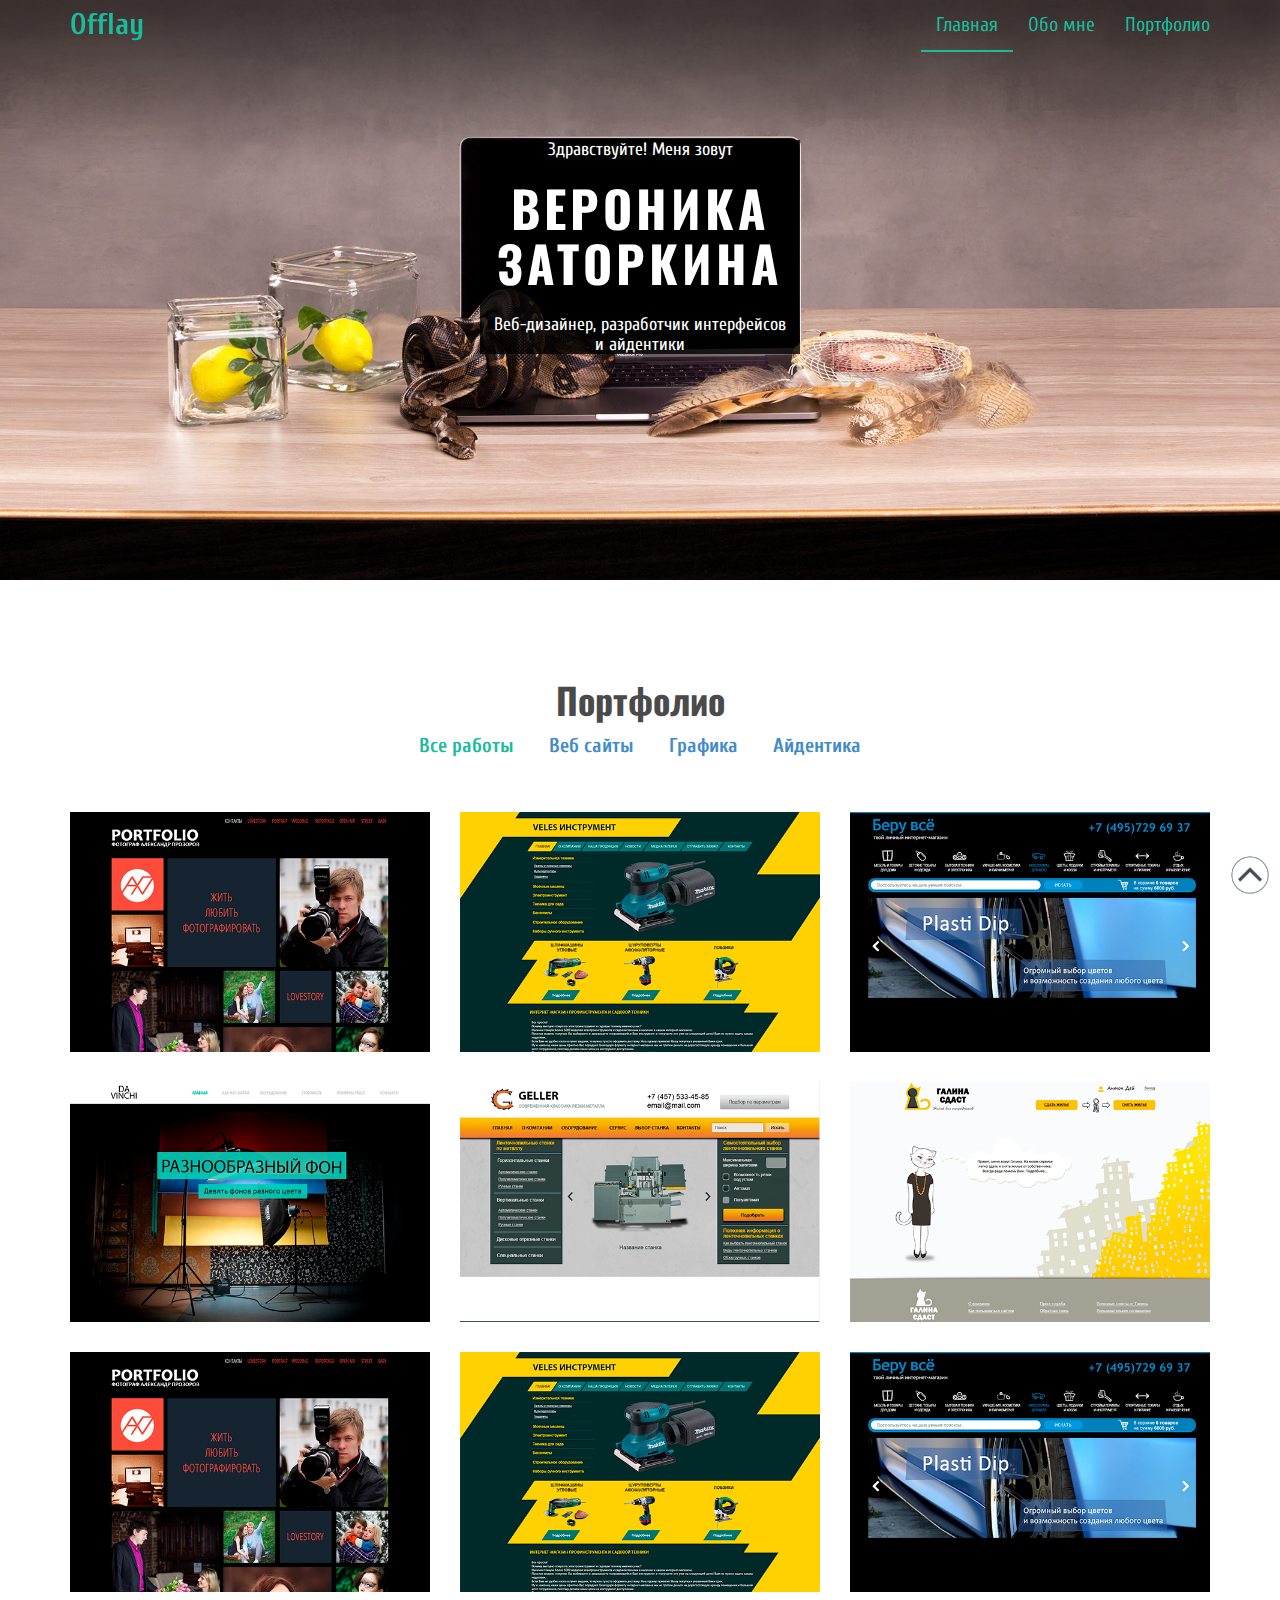
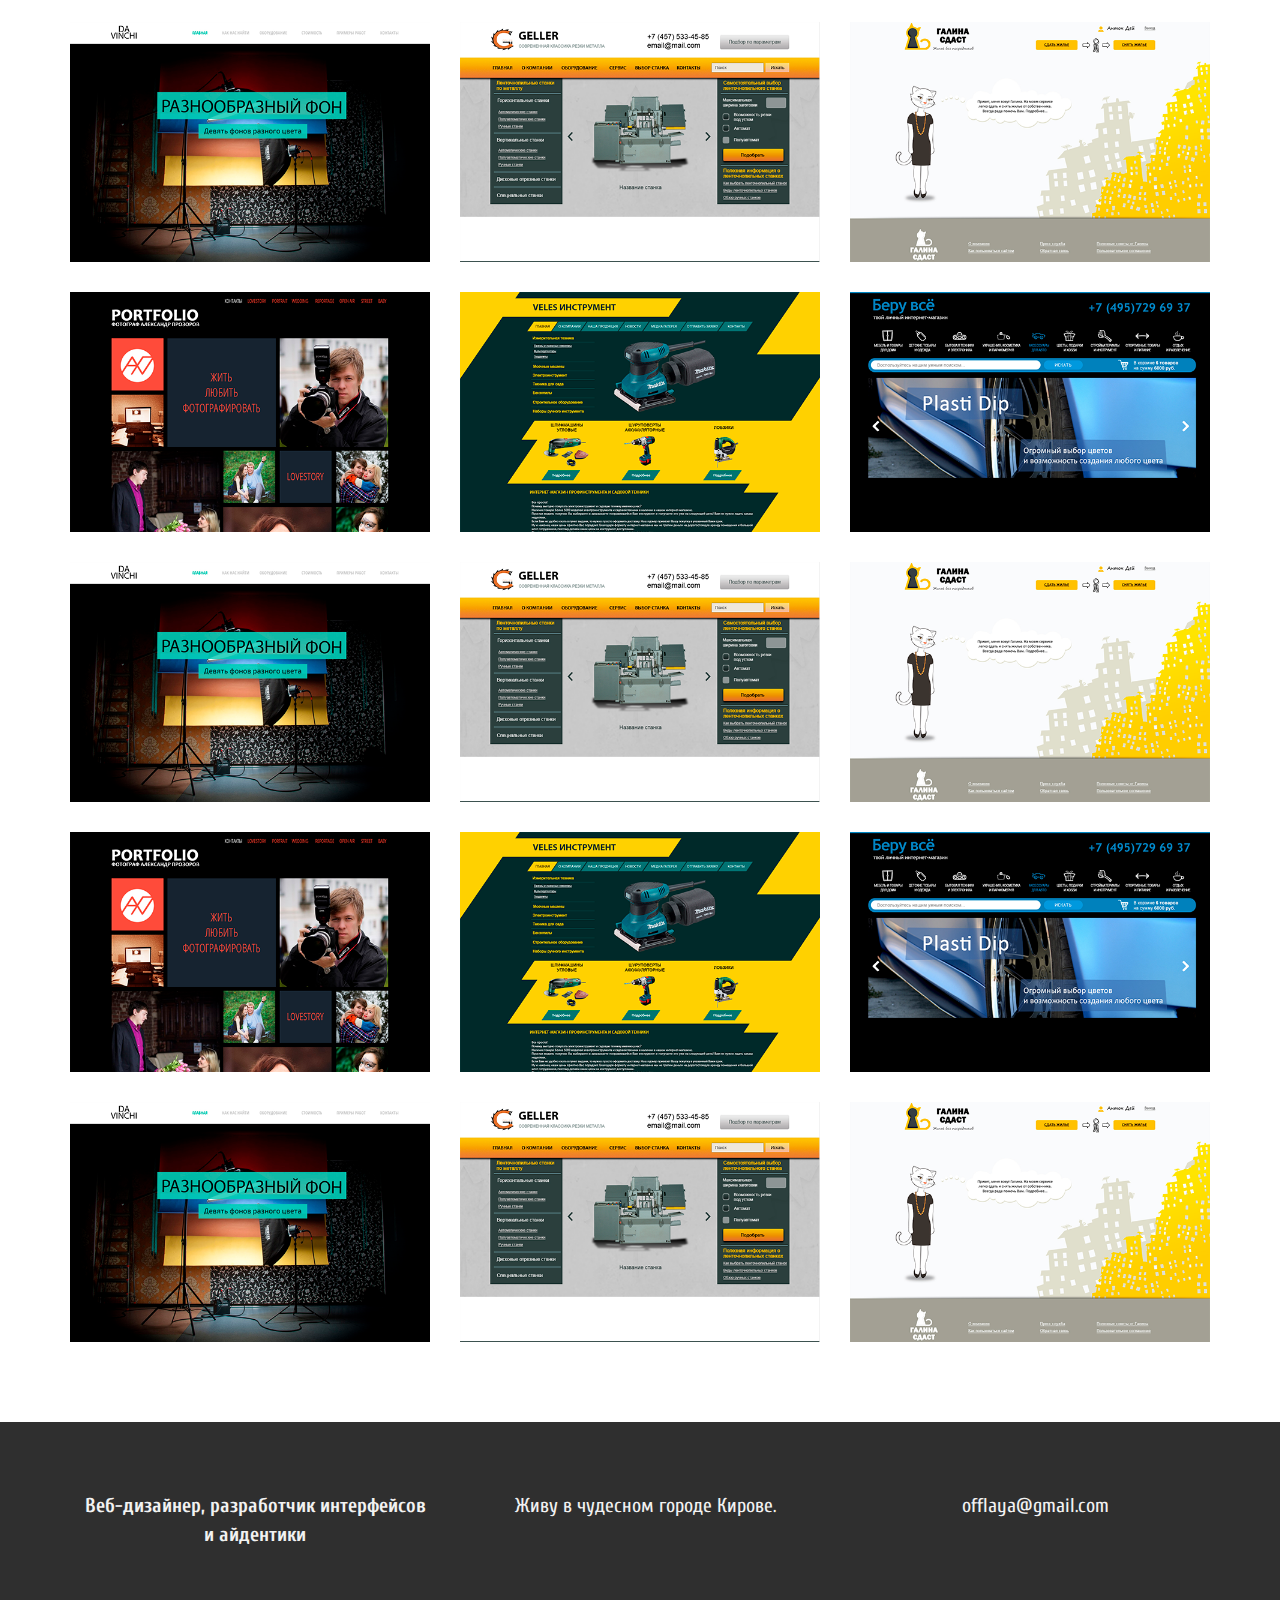
<file: index.html>
<!DOCTYPE html>
<html lang="ru">
  <head>
    <meta charset="utf-8">
    <meta http-equiv="X-UA-Compatible" content="IE=edge">
    <meta name="viewport" content="width=device-width, initial-scale=1">
    <meta name="description" content="">
    <meta name="author" content="">
    <link rel="shortcut icon" href="assets/ico/favicon.ico">

    <title>Вероника Заторкина. Портфолио.</title>

    <!-- Bootstrap core CSS -->
    <link href="assets/css/bootstrap.css" rel="stylesheet">

    <!-- Custom styles for this template -->
    <link href="assets/css/style.css" rel="stylesheet">
    <link href="assets/css/font-awesome.min.css" rel="stylesheet">

    <!-- Just for debugging purposes. Don't actually copy this line! -->
    <!--[if lt IE 9]><script src="../../assets/js/ie8-responsive-file-warning.js"></script><![endif]-->

    <!-- HTML5 shim and Respond.js IE8 support of HTML5 elements and media queries -->
    <!--[if lt IE 9]>
      <script src="https://oss.maxcdn.com/libs/html5shiv/3.7.0/html5shiv.js"></script>
      <script src="https://oss.maxcdn.com/libs/respond.js/1.4.2/respond.min.js"></script>
    <![endif]-->
  </head>

  <body>

    <!-- Static navbar -->
    <div class="navbar navbar-default navbar-fixed-top" role="navigation">
      <div class="container">
        <div class="navbar-header">
          <button type="button" class="navbar-toggle" data-toggle="collapse" data-target=".navbar-collapse">
            <span class="sr-only">Навигация</span>
            <span class="icon-bar"></span>
            <span class="icon-bar"></span>
            <span class="icon-bar"></span>
          </button>
          <a class="navbar-brand" href="index.html">Offlay</a>
        </div>
        <div class="navbar-collapse collapse">
          <ul class="nav navbar-nav navbar-right">
            <li class="active"><a href="index.html">Главная</a></li>
            <li><a href="about.html">Обо мне</a></li>
            <li><a href="#works">Портфолио</a></li>
          </ul>
        </div>
      </div>
    </div>


	<div id="headerwrap">
	    <div class="container">
			<div class="row">
				<div class="col-lg-6 col-lg-offset-3">
            <div class="blackbg">
					     <h4>Здравствуйте! Меня зовут</h4>
					     <h1>ВЕРОНИКА <br> ЗАТОРКИНА</h1>
					     <h4>Веб-дизайнер, разработчик интерфейсов <br> и айдентики</h4>
            </div>
				</div>
			</div><! --/row -->
	    </div> <!-- /container -->
	</div><! --/headerwrap -->

	<section id="works"></section>
	<div class="container">
		<div class="row centered mt mb">
			<h1>Портфолио</h1>

  <nav class="sort">
    <ul class="menu">
      <li class="selected" id="all"><a href="#works">Все работы</a></li>
      <li id="web"><a href="#works">Веб сайты</a></li>
      <li id="graphic"><a href="#works">Графика</a></li>
      <li id="aidentic"><a href="#works">Айдентика</a></li></ul>
  </nav>


			<div  class="col-lg-4 col-md-4 col-sm-4 gallery web aidentic">
				<a data-tags="Web Design,Print Design" href="work.html"><img src="assets/img/portfolio/folio01.png" class="img-responsive"></a>
			</div>
			<div  class="col-lg-4 col-md-4 col-sm-4 gallery web">
				<a href="work.html"><img src="assets/img/portfolio/folio02.png" class="img-responsive"></a>
			</div>
			<div  class="col-lg-4 col-md-4 col-sm-4 gallery graphic">
				<a href="work.html"><img src="assets/img/portfolio/folio03.png" class="img-responsive"></a>
			</div>
			<div class="col-lg-4 col-md-4 col-sm-4 gallery graphic">
				<a href="work.html"><img src="assets/img/portfolio/folio04.png" class="img-responsive"></a>
			</div>
			<div class="col-lg-4 col-md-4 col-sm-4 gallery aidentic">
				<a href="work.html"><img src="assets/img/portfolio/folio05.png" class="img-responsive"></a>
			</div>
			<div class="col-lg-4 col-md-4 col-sm-4 gallery aidentic" data-tags="Print Design">
				<a href="work.html"><img src="assets/img/portfolio/folio06.png" class="img-responsive"></a>
			</div>
      <div  class="col-lg-4 col-md-4 col-sm-4 gallery web aidentic">
				<a data-tags="Web Design,Print Design" href="work.html"><img src="assets/img/portfolio/folio01.png" class="img-responsive"></a>
			</div>
			<div  class="col-lg-4 col-md-4 col-sm-4 gallery web">
				<a href="work.html"><img src="assets/img/portfolio/folio02.png" class="img-responsive"></a>
			</div>
			<div  class="col-lg-4 col-md-4 col-sm-4 gallery graphic">
				<a href="work.html"><img src="assets/img/portfolio/folio03.png" class="img-responsive"></a>
			</div>
			<div class="col-lg-4 col-md-4 col-sm-4 gallery graphic">
				<a href="work.html"><img src="assets/img/portfolio/folio04.png" class="img-responsive"></a>
			</div>
			<div class="col-lg-4 col-md-4 col-sm-4 gallery aidentic">
				<a href="work.html"><img src="assets/img/portfolio/folio05.png" class="img-responsive"></a>
			</div>
			<div class="col-lg-4 col-md-4 col-sm-4 gallery aidentic" data-tags="Print Design">
				<a href="work.html"><img src="assets/img/portfolio/folio06.png" class="img-responsive"></a>
			</div>
      <div  class="col-lg-4 col-md-4 col-sm-4 gallery web aidentic">
				<a data-tags="Web Design,Print Design" href="work.html"><img src="assets/img/portfolio/folio01.png" class="img-responsive"></a>
			</div>
			<div  class="col-lg-4 col-md-4 col-sm-4 gallery web">
				<a href="work.html"><img src="assets/img/portfolio/folio02.png" class="img-responsive"></a>
			</div>
			<div  class="col-lg-4 col-md-4 col-sm-4 gallery graphic">
				<a href="work.html"><img src="assets/img/portfolio/folio03.png" class="img-responsive"></a>
			</div>
			<div class="col-lg-4 col-md-4 col-sm-4 gallery graphic">
				<a href="work.html"><img src="assets/img/portfolio/folio04.png" class="img-responsive"></a>
			</div>
			<div class="col-lg-4 col-md-4 col-sm-4 gallery aidentic">
				<a href="work.html"><img src="assets/img/portfolio/folio05.png" class="img-responsive"></a>
			</div>
			<div class="col-lg-4 col-md-4 col-sm-4 gallery aidentic" data-tags="Print Design">
				<a href="work.html"><img src="assets/img/portfolio/folio06.png" class="img-responsive"></a>
			</div>
      <div  class="col-lg-4 col-md-4 col-sm-4 gallery web aidentic">
				<a data-tags="Web Design,Print Design" href="work.html"><img src="assets/img/portfolio/folio01.png" class="img-responsive"></a>
			</div>
			<div  class="col-lg-4 col-md-4 col-sm-4 gallery web">
				<a href="work.html"><img src="assets/img/portfolio/folio02.png" class="img-responsive"></a>
			</div>
			<div  class="col-lg-4 col-md-4 col-sm-4 gallery graphic">
				<a href="work.html"><img src="assets/img/portfolio/folio03.png" class="img-responsive"></a>
			</div>
			<div class="col-lg-4 col-md-4 col-sm-4 gallery graphic">
				<a href="work.html"><img src="assets/img/portfolio/folio04.png" class="img-responsive"></a>
			</div>
			<div class="col-lg-4 col-md-4 col-sm-4 gallery aidentic">
				<a href="work.html"><img src="assets/img/portfolio/folio05.png" class="img-responsive"></a>
			</div>
			<div class="col-lg-4 col-md-4 col-sm-4 gallery aidentic" data-tags="Print Design">
				<a href="work.html"><img src="assets/img/portfolio/folio06.png" class="img-responsive"></a>
			</div>
		</div><! --/row -->
	</div><! --/container -->

	<!-- <div id="social">
		<div class="container">
			<div class="row centered">
				<div class="col-lg-2">
					<a href="#"><i class="fa fa-dribbble"></i></a>
				</div>
				<div class="col-lg-2">
					<a href="#"><i class="fa fa-facebook"></i></a>
				</div>
				<div class="col-lg-2">
					<a href="#"><i class="fa fa-twitter"></i></a>
				</div>
				<div class="col-lg-2">
					<a href="#"><i class="fa fa-linkedin"></i></a>
				</div>
				<div class="col-lg-2">
					<a href="#"><i class="fa fa-instagram"></i></a>
				</div>
				<div class="col-lg-2">
					<a href="#"><i class="fa fa-tumblr"></i></a>
				</div>

			</div>
		</div>
	</div> -->

	<div id="footerwrap">
		<div class="container">
			<div class="row centered">
				<div class="col-lg-4">
					<p><b>Веб-дизайнер, разработчик интерфейсов и айдентики</b></p>
				</div>

				<div class="col-lg-4">
					<p>Живу в чудесном городе Кирове.</p>
				</div>
				<div class="col-lg-4">
					<p>offlaya@gmail.com</p>
				</div>
			</div>
		</div>
	</div><! --/footerwrap -->

  <div id="toTop">
  <img src="assets/img/totop.png" align="absmiddle" border="0" />
  </div>


    <!-- Bootstrap core JavaScript
    ================================================== -->
    <!-- Placed at the end of the document so the pages load faster -->
    <script src="https://ajax.googleapis.com/ajax/libs/jquery/1.11.0/jquery.min.js"></script>
    <script src="assets/js/bootstrap.min.js"></script>
    <script src="assets/js/sort.js" ></script>
    <script src="assets/js/totop.js" ></script>
    <script src="assets/js/navbar3.js" ></script>

  </body>
</html>
</file>
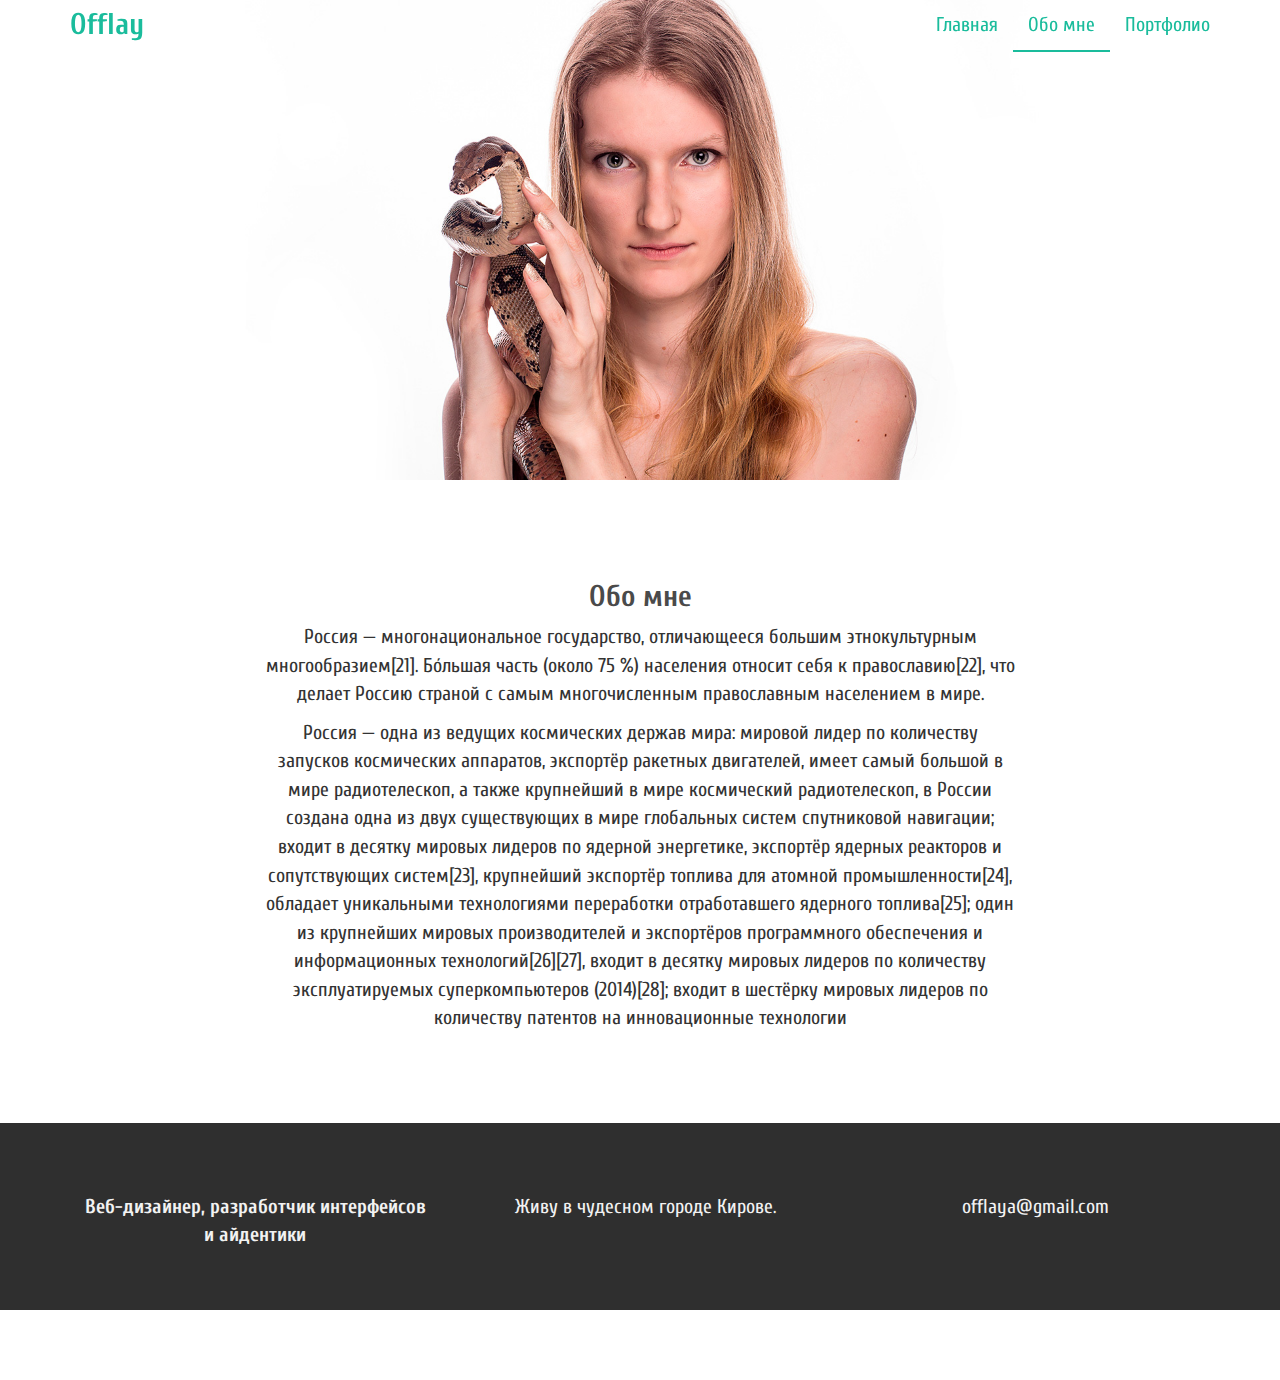
<file: about.html>
<!DOCTYPE html>
<html lang="ru">
  <head>
    <meta charset="utf-8">
    <meta http-equiv="X-UA-Compatible" content="IE=edge">
    <meta name="viewport" content="width=device-width, initial-scale=1">
    <meta name="description" content="">
    <meta name="author" content="">
    <link rel="shortcut icon" href="assets/ico/favicon.ico">

    <title>Вероника Заторкина. Портфолио.</title>

    <!-- Bootstrap core CSS -->
    <link href="assets/css/bootstrap.css" rel="stylesheet">

    <!-- Custom styles for this template -->
    <link href="assets/css/style.css" rel="stylesheet">
    <link href="assets/css/font-awesome.min.css" rel="stylesheet">

    <!-- Just for debugging purposes. Don't actually copy this line! -->
    <!--[if lt IE 9]><script src="../../assets/js/ie8-responsive-file-warning.js"></script><![endif]-->

    <!-- HTML5 shim and Respond.js IE8 support of HTML5 elements and media queries -->
    <!--[if lt IE 9]>
      <script src="https://oss.maxcdn.com/libs/html5shiv/3.7.0/html5shiv.js"></script>
      <script src="https://oss.maxcdn.com/libs/respond.js/1.4.2/respond.min.js"></script>
    <![endif]-->
  </head>

  <body>

    <!-- Static navbar -->
    <div class="navbar navbar-default navbar-fixed-top" role="navigation">
      <div class="container">
        <div class="navbar-header">
          <button type="button" class="navbar-toggle" data-toggle="collapse" data-target=".navbar-collapse">
            <span class="sr-only">Навигация</span>
            <span class="icon-bar"></span>
            <span class="icon-bar"></span>
            <span class="icon-bar"></span>
          </button>
          <a class="navbar-brand" href="index.html">Offlay</a>
        </div>
        <div class="navbar-collapse collapse">
          <ul class="nav navbar-nav navbar-right">
            <li><a href="index.html">Главная</a></li>
            <li class="active"><a href="about.html">Обо мне</a></li>
            <li><a href="index.html#works">Портфолио</a></li>
          </ul>
        </div>
      </div>
    </div>


	<div id="aboutwrap">
	    <div class="container">
			<div class="row">
				<div class="col-lg-6 col-lg-offset-3">
				</div>
			</div><! --/row -->
	    </div> <!-- /container -->
	</div><! --/aboutwrap -->

	<div class="container">
		<div class="row centered mt mb">
			<div class="col-lg-8 col-lg-offset-2">
				<h2>Обо мне</h2>
				<p>Россия — многонациональное государство, отличающееся большим этнокультурным многообразием[21]. Бо́льшая часть (около 75 %) населения относит себя к православию[22], что делает Россию страной с самым многочисленным православным населением в мире.</p>
				<p>Россия — одна из ведущих космических держав мира: мировой лидер по количеству запусков космических аппаратов, экспортёр ракетных двигателей, имеет самый большой в мире радиотелескоп, а также крупнейший в мире космический радиотелескоп, в России создана одна из двух существующих в мире глобальных систем спутниковой навигации; входит в десятку мировых лидеров по ядерной энергетике, экспортёр ядерных реакторов и сопутствующих систем[23], крупнейший экспортёр топлива для атомной промышленности[24], обладает уникальными технологиями переработки отработавшего ядерного топлива[25]; один из крупнейших мировых производителей и экспортёров программного обеспечения и информационных технологий[26][27], входит в десятку мировых лидеров по количеству эксплуатируемых суперкомпьютеров (2014)[28]; входит в шестёрку мировых лидеров по количеству патентов на инновационные технологии</p>
			</div>

		</div><! --/row -->
	</div><! --/container -->

	<!--<div id="social">
		<div class="container">
			<div class="row centered">
				<div class="col-lg-2">
					<a href="#"><i class="fa fa-dribbble"></i></a>
				</div>
				<div class="col-lg-2">
					<a href="#"><i class="fa fa-facebook"></i></a>
				</div>
				<div class="col-lg-2">
					<a href="#"><i class="fa fa-twitter"></i></a>
				</div>
				<div class="col-lg-2">
					<a href="#"><i class="fa fa-linkedin"></i></a>
				</div>
				<div class="col-lg-2">
					<a href="#"><i class="fa fa-instagram"></i></a>
				</div>
				<div class="col-lg-2">
					<a href="#"><i class="fa fa-tumblr"></i></a>
				</div>

			</div>
		</div>
	</div> -->

  <div id="footerwrap">
		<div class="container">
			<div class="row centered">
				<div class="col-lg-4">
					<p><b>Веб-дизайнер, разработчик интерфейсов и айдентики</b></p>
				</div>

				<div class="col-lg-4">
					<p>Живу в чудесном городе Кирове.</p>
				</div>
				<div class="col-lg-4">
					<p>offlaya@gmail.com</p>
				</div>
			</div>
		</div>
	</div><! --/footerwrap -->




    <!-- Bootstrap core JavaScript
    ================================================== -->
    <!-- Placed at the end of the document so the pages load faster -->
    <script src="https://ajax.googleapis.com/ajax/libs/jquery/1.11.0/jquery.min.js"></script>
    <script src="assets/js/bootstrap.min.js"></script>
    <script src="assets/js/totop.js" ></script>
    <script src="assets/js/navbar3.js" ></script>
  </body>
</html>
</file>
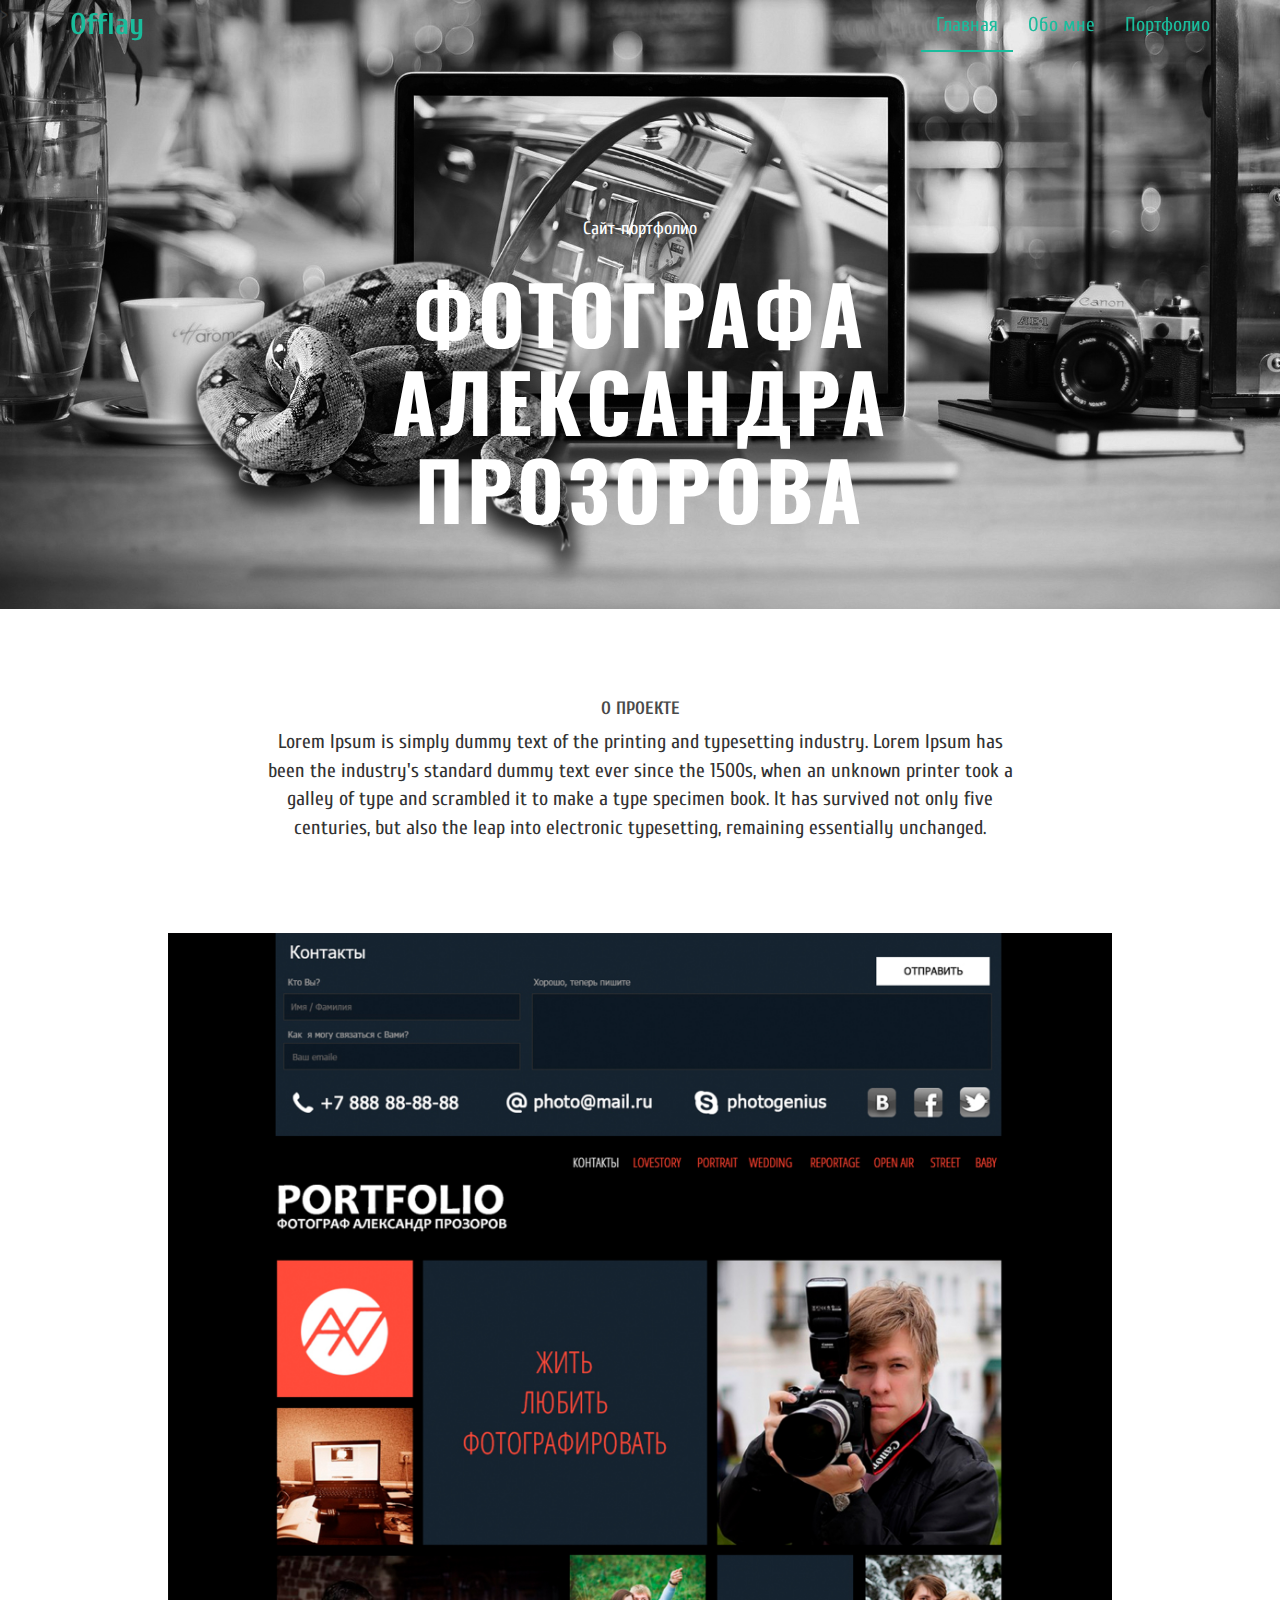
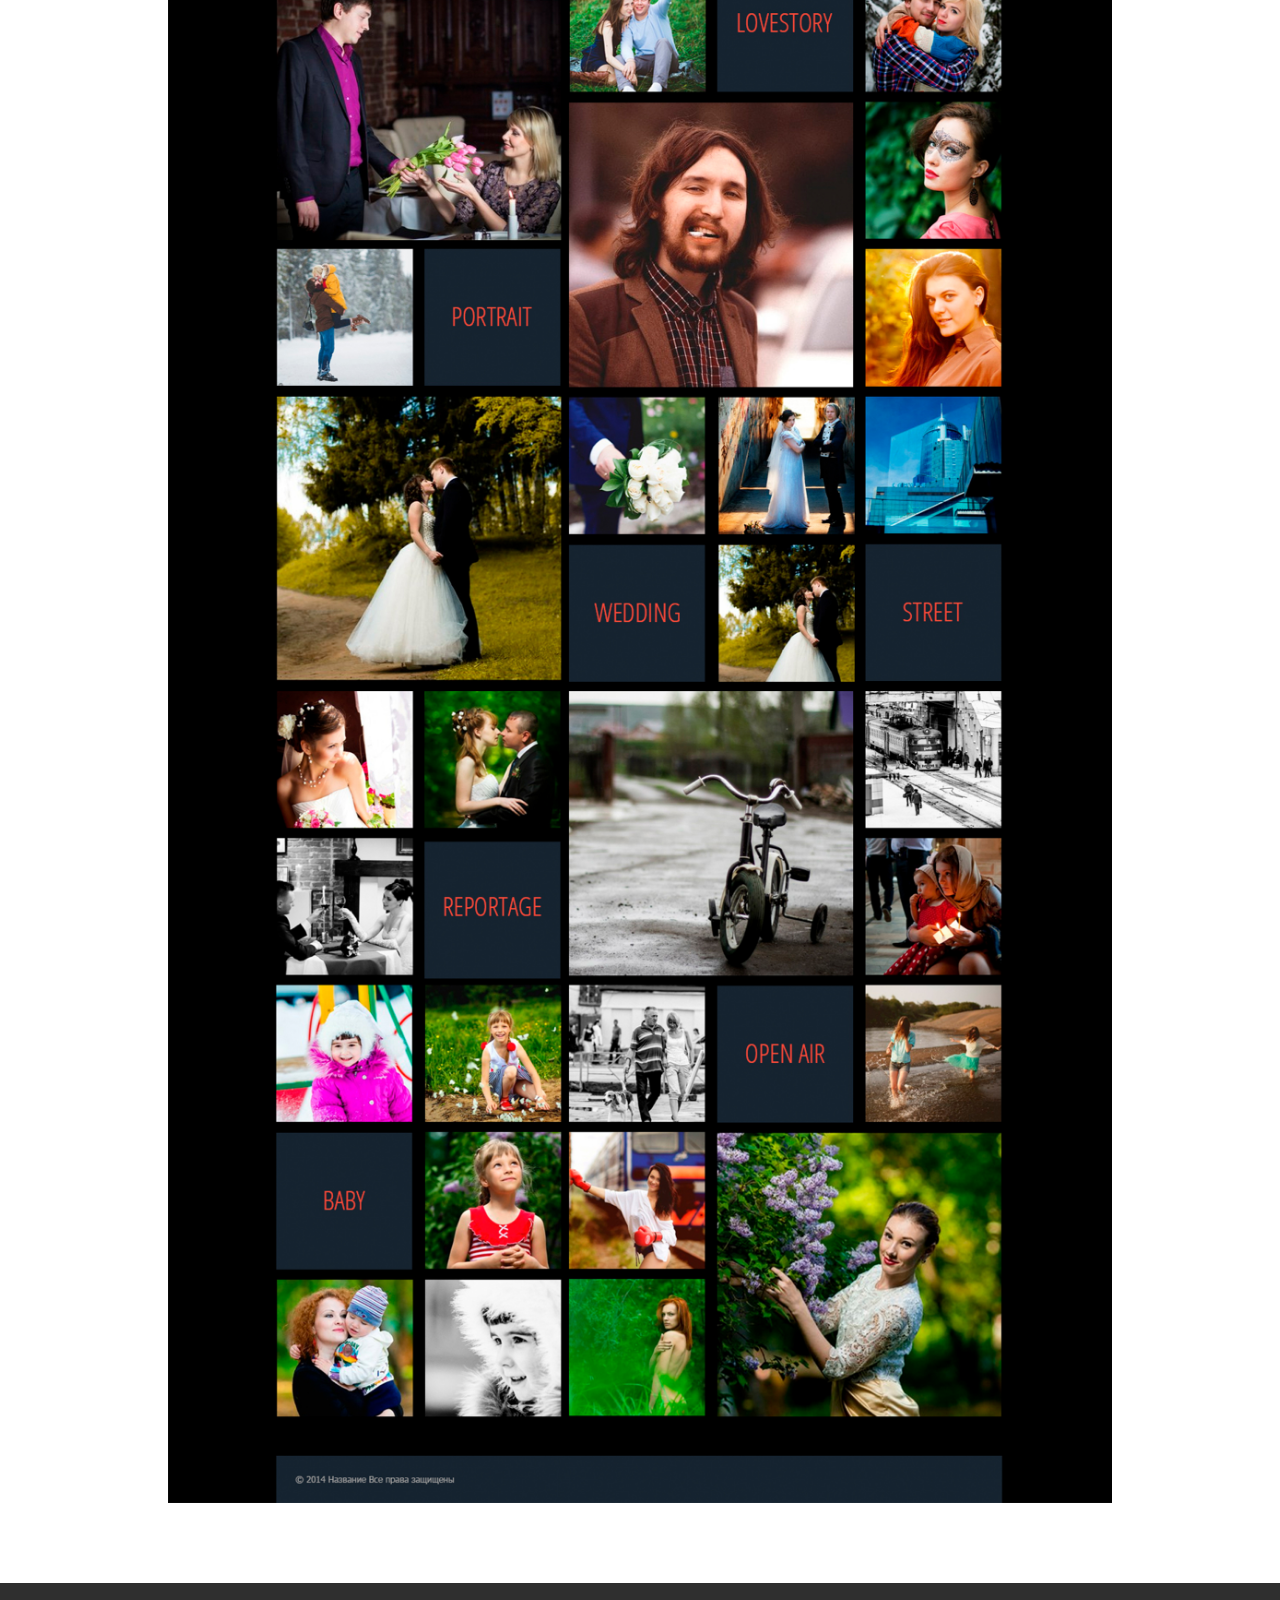
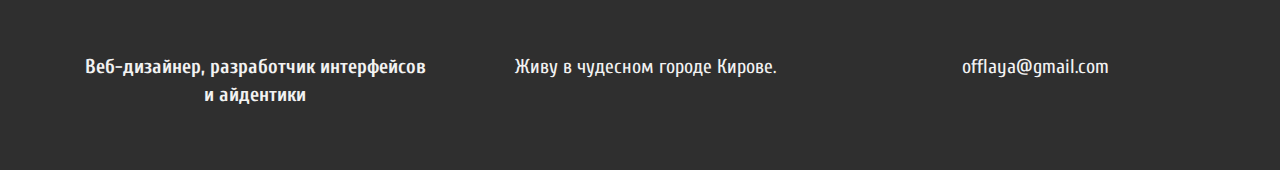
<file: work.html>
<!DOCTYPE html>
<html lang="en">
  <head>
    <meta charset="utf-8">
    <meta http-equiv="X-UA-Compatible" content="IE=edge">
    <meta name="viewport" content="width=device-width, initial-scale=1">
    <meta name="description" content="">
    <meta name="author" content="">
    <link rel="shortcut icon" href="assets/ico/favicon.ico">

    <title>Вероника Заторкина. Портфолио.</title>

    <!-- Bootstrap core CSS -->
    <link href="assets/css/bootstrap.css" rel="stylesheet">

    <!-- Custom styles for this template -->
    <link href="assets/css/style.css" rel="stylesheet">
    <link href="assets/css/font-awesome.min.css" rel="stylesheet">

    <!-- Just for debugging purposes. Don't actually copy this line! -->
    <!--[if lt IE 9]><script src="../../assets/js/ie8-responsive-file-warning.js"></script><![endif]-->

    <!-- HTML5 shim and Respond.js IE8 support of HTML5 elements and media queries -->
    <!--[if lt IE 9]>
      <script src="https://oss.maxcdn.com/libs/html5shiv/3.7.0/html5shiv.js"></script>
      <script src="https://oss.maxcdn.com/libs/respond.js/1.4.2/respond.min.js"></script>
    <![endif]-->
  </head>

  <body>

    <!-- Static navbar -->
    <div class="navbar navbar-default navbar-fixed-top" role="navigation">
      <div class="container">
        <div class="navbar-header">
          <button type="button" class="navbar-toggle" data-toggle="collapse" data-target=".navbar-collapse">
            <span class="sr-only">Навигация</span>
            <span class="icon-bar"></span>
            <span class="icon-bar"></span>
            <span class="icon-bar"></span>
          </button>
          <a class="navbar-brand" href="index.html">Offlay</a>
        </div>
        <div class="navbar-collapse collapse">
          <ul class="nav navbar-nav navbar-right">
            <li class="active"><a href="index.html">Главная</a></li>
            <li><a href="about.html">Обо мне</a></li>
            <li><a href="#works">Портфолио</a></li>
          </ul>
        </div>
      </div>
    </div>>


	<div id="workwrap">
	    <div class="container">
			<div class="row">
				<div class="col-lg-6 col-lg-offset-3">
					<h4>Сайт-портфолио</h4>
					<h1>ФОТОГРАФА АЛЕКСАНДРА ПРОЗОРОВА</h1>
									</div>
			</div><! --/row -->
	    </div> <!-- /container -->
	</div><! --/workwrap -->

	<section id="works"></section>
	<div class="container">
		<div class="row centered mt mb">
			<div class="col-lg-8 col-lg-offset-2">
				<h4>О ПРОЕКТЕ</h4>
				<p>Lorem Ipsum is simply dummy text of the printing and typesetting industry. Lorem Ipsum has been the industry's standard dummy text ever since the 1500s, when an unknown printer took a galley of type and scrambled it to make a type specimen book. It has survived not only five centuries, but also the leap into electronic typesetting, remaining essentially unchanged.</p>
			</div>
			<div class="col-lg-10 col-lg-offset-1 mt">
				<img class="img-responsive" src="assets/img/pr01.jpg">

			</div>

		</div><! --/row -->
	</div><! --/container -->

	<!--<div id="social">
		<div class="container">
			<div class="row centered">
				<div class="col-lg-2">
					<a href="#"><i class="fa fa-dribbble"></i></a>
				</div>
				<div class="col-lg-2">
					<a href="#"><i class="fa fa-facebook"></i></a>
				</div>
				<div class="col-lg-2">
					<a href="#"><i class="fa fa-twitter"></i></a>
				</div>
				<div class="col-lg-2">
					<a href="#"><i class="fa fa-linkedin"></i></a>
				</div>
				<div class="col-lg-2">
					<a href="#"><i class="fa fa-instagram"></i></a>
				</div>
				<div class="col-lg-2">
					<a href="#"><i class="fa fa-tumblr"></i></a>
				</div>

			</div>
		</div>
	</div> -->

  <div id="footerwrap">
    <div class="container">
      <div class="row centered">
        <div class="col-lg-4">
          <p><b>Веб-дизайнер, разработчик интерфейсов и айдентики</b></p>
        </div>

        <div class="col-lg-4">
          <p>Живу в чудесном городе Кирове.</p>
        </div>
        <div class="col-lg-4">
          <p>offlaya@gmail.com</p>
        </div>
      </div>
    </div>
  </div><! --/footerwrap -->




    <!-- Bootstrap core JavaScript
    ================================================== -->
    <!-- Placed at the end of the document so the pages load faster -->
    <script src="https://ajax.googleapis.com/ajax/libs/jquery/1.11.0/jquery.min.js"></script>
    <script src="assets/js/bootstrap.min.js"></script>
  </body>
</html>
</file>
<file: assets/css/style.css>
/*
 * Author: Carlos Alvarez
 * URL: http://Alvarez.is
 *
 * Project Name: NYC Design
 * Version: 1.0
 * Date: 04-20-2014
 * URL:
 */


/* ==========================================================================
   Base Styles, Bootstrap Modifications & Fonts Import
   ========================================================================== */

@import url('https://fonts.googleapis.com/css?family=Cuprum:400,700|Oswald');


::-moz-selection {
    background: #f2c2c9;
    color: #a4003a;
    text-shadow: none;
}

::selection {
    background: #16a085;
    color: #a4003a;
    text-shadow: none;
}

/*
 * A better looking default horizontal rule
 */

 hr {
    display: block;
    height: 1px;
    border: 0;
    border-top: 1px solid #ccc;
    margin: 1em 0;
    padding: 0;
}

.centered {
	text-align: center
}

.mt {
	margin-top: 80px;
}

.mb {
	margin-bottom: 80px;
}

/* ==========================================================================
   General styles
   ========================================================================== */


body {
    font-family: 'Cuprum', sans-serif;
    font-weight: 400;
    font-size: 20px;

    -webkit-font-smoothing: antialiased;
    -webkit-overflow-scrolling: touch;
}

h1, h2, h3, h4, h5, h6 {
	font-weight: 700;
    color: #4a4a4a;
}

h1 {
	font-family: 'Oswald', sans-serif;
}




.navbar-brand {
	font-weight: 700;
  font-size: 30px;
}

.navbar-default .navbar-brand {
	color: #1abc9c;
}

.navbar-default {
	background-color: transparent;
	border-color: transparent;
}

.navbar-default .navbar-nav > .active > a, .navbar-default .navbar-nav > .active > a:hover, .navbar-default .navbar-nav > .active > a:focus {
	color: #1abc9c;
	background-color: transparent;
	border-bottom: 2px solid #1abc9c
}

.navbar-default .navbar-nav > li > a {
	color: #1abc9c;
}

/* ==========================================================================
   Wrap Sections
   ========================================================================== */

#headerwrap {
	background: url(../img/back3.jpg) no-repeat center top;
	margin-top: -70px;
	padding-top: 200px;
	text-align:center;
	background-attachment: relative;
	background-position: center center;
	min-height: 650px;
	width: 100%;

    -webkit-background-size: 100%;
    -moz-background-size: 100%;
    -o-background-size: 100%;
    background-size: 100%;

    -webkit-background-size: cover;
    -moz-background-size: cover;
    -o-background-size: cover;
    background-size: cover;
}

#headerwrap h1 {
	color:#ffffff;
	padding-bottom: 15px;
	letter-spacing: 4px;
	font-size:50px;
	font-weight: bold;
}

#headerwrap h4 {
	font-weight: 400;
	color: #ffffff
}

#social {
	padding-top: 50px;
	padding-bottom: 50px;
	background-color: #f2f2f2;
}

#social i {
	font-size: 40px;
	color: #4a4a4a
}

#social i:hover {
	color: #1abc9c
}

#footerwrap {
	padding-top: 70px;
	padding-bottom: 50px;
	background-color: #2f2f2f;
}

#footerwrap p {
	color: #f2f2f2;
	margin-left: 10px;
}

#workwrap {
	background: url(../img/work2.jpg) no-repeat center top;
	margin-top: -70px;
	padding-top: 250px;
	text-align:center;
	background-attachment: relative;
	background-position: center center;
	min-height: 650px;
	width: 100%;

    -webkit-background-size: 100%;
    -moz-background-size: 100%;
    -o-background-size: 100%;
    background-size: 100%;

    -webkit-background-size: cover;
    -moz-background-size: cover;
    -o-background-size: cover;
    background-size: cover;
}

#workwrap h1 {
	color:#ffffff;
	padding-top: 10px;
	padding-bottom: 20px;
	letter-spacing: 4px;
	font-size: 80px;
	font-weight: bold;
}

#workwrap h4 {
	font-weight: 400;
	color: #ffffff
}

#aboutwrap {
	background: url(../img/about2.jpg) no-repeat center top;
	margin-top: -70px;
	padding-top: 250px;
	text-align:center;
	background-attachment: relative;
	background-position: center center;
	min-height: 550px;
	width: 100%;

    -webkit-background-size: 100%;
    -moz-background-size: 100%;
    -o-background-size: 100%;
    background-size: 100%;

    -webkit-background-size: cover;
    -moz-background-size: cover;
    -o-background-size: cover;
    background-size: cover;
}




/* Gallery */
.gallery {
	margin-top: 30px;
}

.gallery img:hover {
	opacity: 0.4;
}


ul.menu {
    margin-bottom: 1em;
    color: #4a4a4a;
    padding: 0px;
}

ul.menu li {
    list-style-type: none;
    display: inline-block;
    font-weight: bold;
    padding: 2px 15px;
    color: #4a4a4a;
}

    .selected a, .selected a:visited {
        color: #1abc9c;
    }


#toTop {
width:40px;
height:40px;
position:fixed;
bottom:5px; /* отступ кнопки от нижнего края страницы*/
right:10px;
cursor:pointer;
}

#toTop img {
width:100%;
}

.sticky {
  background-color: rgba(81, 81, 81, 0.9);
}

.sticky2 {
  background-color: rgba(255, 255, 255, 0.9);
}

@media (max-width: 768px) {
  .navbar-collapse.collapse.in {
  background-color: rgba(255, 255, 255, 0.8);
  }
}

.blackbg {
background-color: rgba(0, 0, 0, 0.8);
width:320px;
margin:0 auto;

}
</file>
